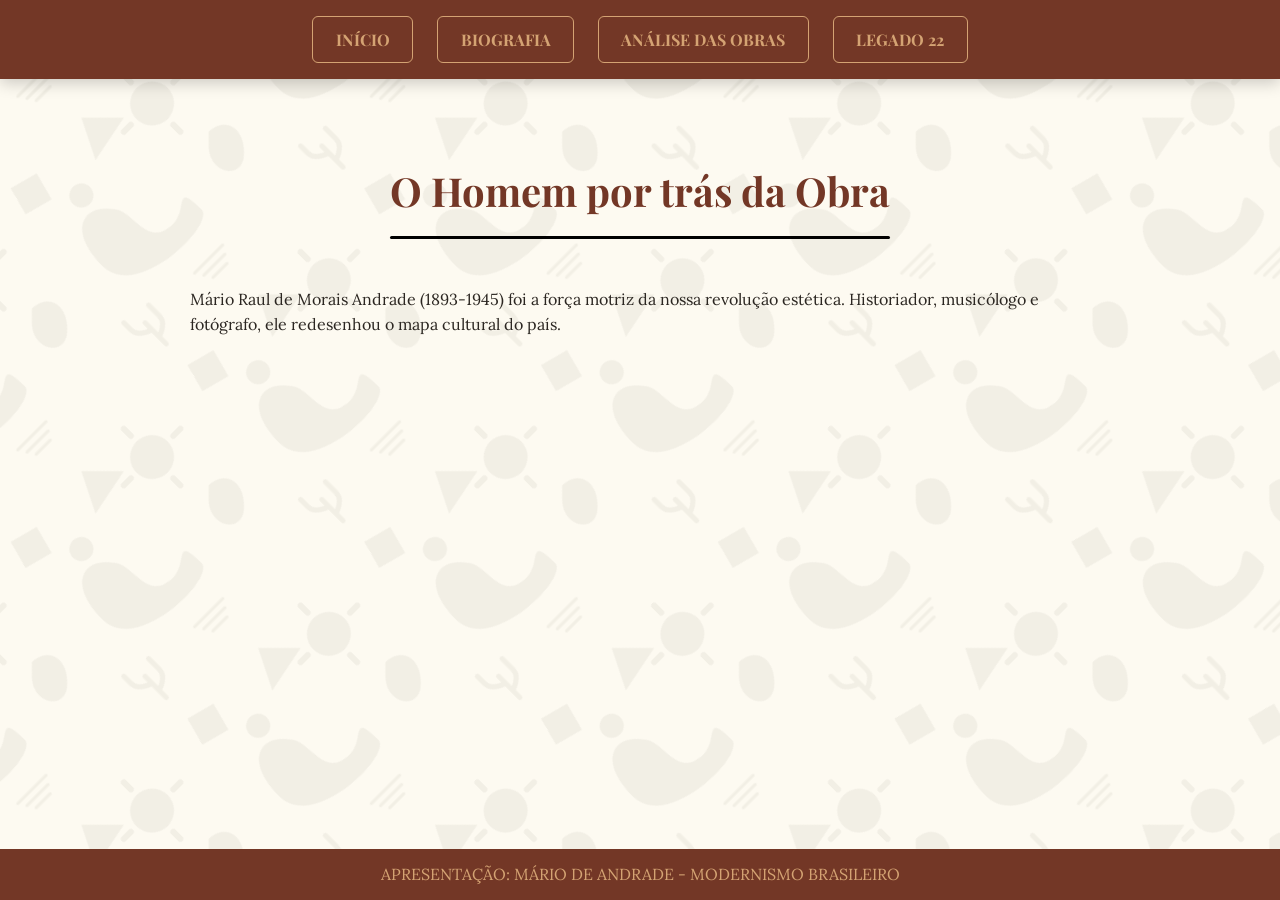
<file: 1biografia.html>
<!DOCTYPE html>
<html lang="pt-BR">
<head>
    <meta charset="UTF-8">
    <meta name="viewport" content="width=device-width, initial-scale=1.0">
    <title>Biografia - Mário de Andrade</title>
    <link rel="stylesheet" href="style.css">
    <link href="https://fonts.googleapis.com/css2?family=Playfair+Display:wght@700&family=Lora:ital,wght@0,400;0,700;1,400&display=swap" rel="stylesheet">
</head>
<body>

    <div class="diagonal-bg-pattern">
        <svg xmlns="http://www.w3.org/2000/svg" width="100%" height="100%"><rect width="100%" height="100%" fill="url(#modernistStamp)" /></svg>
    </div>

    <nav class="main-nav">
        <a href="index.html" class="nav-btn">Início</a>
        <a href="biografia.html" class="nav-btn active-nav">Biografia</a>
        <a href="obras.html" class="nav-btn">Análise das Obras</a>
        <a href="legado.html" class="nav-btn">Legado 22</a>
    </nav>

    <section class="screen active">
        <div class="container">
            <h2 class="section-title">O Homem por trás da Obra</h2>
            <div class="obra-card">
                <div class="content-grid">
                    <div class="text-block">
                        <p>Mário Raul de Morais Andrade (1893-1945) foi a força motriz da nossa revolução estética. Historiador, musicólogo e fotógrafo, ele redesenhou o mapa cultural do país.</p>
                    </div>
                </div>
            </div>
        </div>
    </section>

    <footer class="main-footer">
        <p>Apresentação: Mário de Andrade - Modernismo Brasileiro</p>
    </footer>
</body>
</html>
</file>
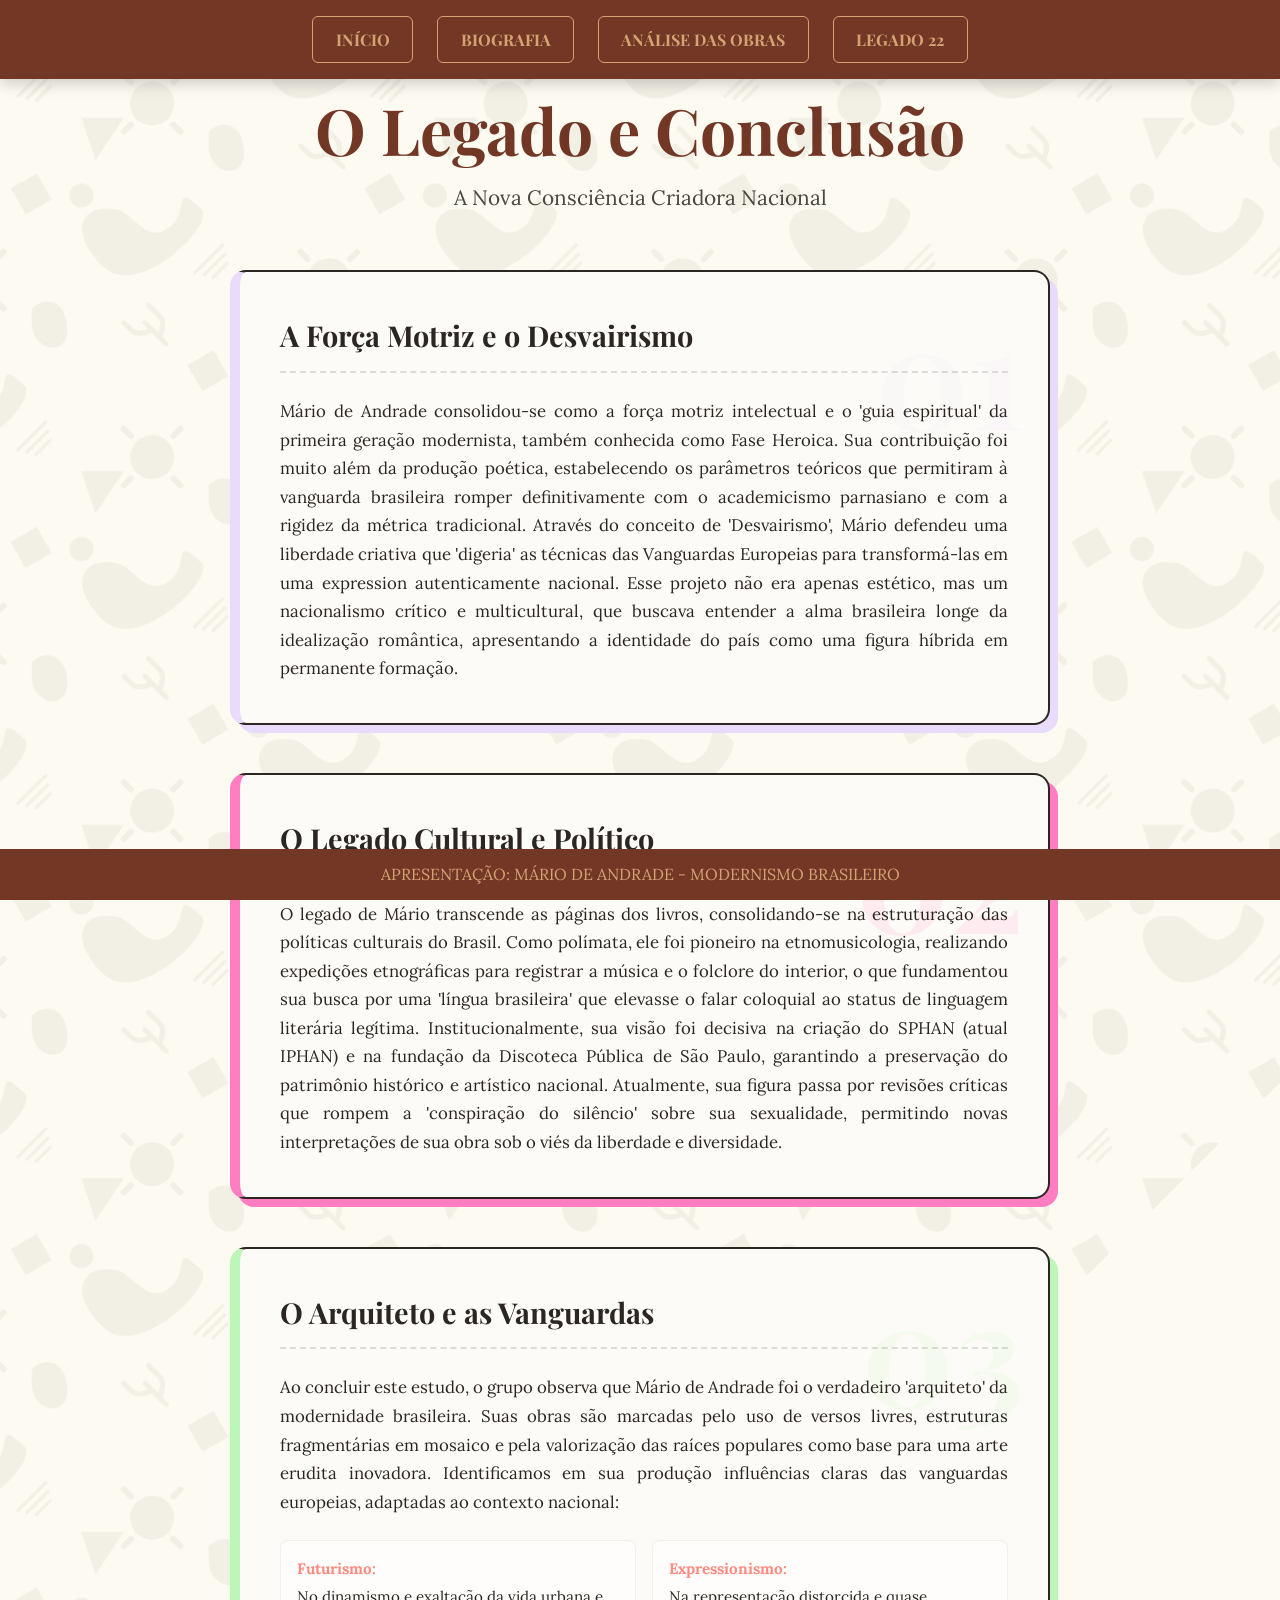
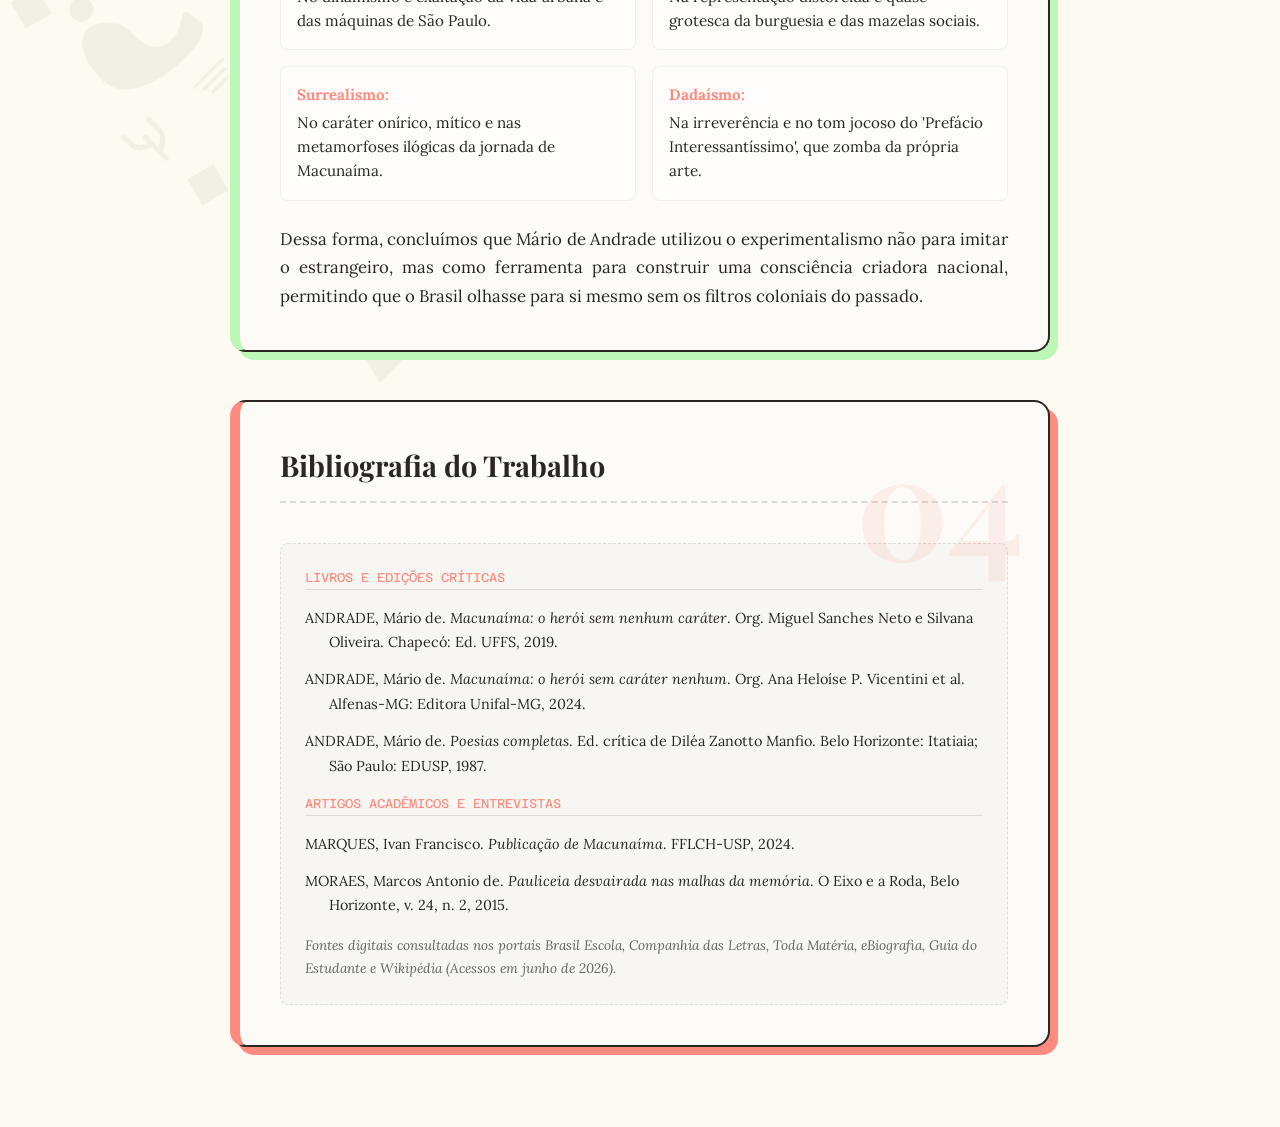
<file: legado.html>
<!DOCTYPE html>
<html lang="pt-BR">
<head>
    <meta charset="UTF-8">
    <meta name="viewport" content="width=device-width, initial-scale=1.0">
    <title>O Legado de 22 - Mário de Andrade</title>
    <link rel="stylesheet" href="style.css">
    <link href="https://fonts.googleapis.com/css2?family=Playfair+Display:ital,wght@0,700;1,400&family=Lora:ital,wght@0,400;0,700;1,400&family=Azeret+Mono:wght@300;400&display=swap" rel="stylesheet">
    
    <style>
        /* ==========================================================================
           SISTEMA DE CORES DOS LEITORES (MODERNISTA PALETTE)
           ========================================================================== */
        :root {
            --maria-clara: #e8dbfc;   /* Lilás */
            --steffany: #FF7DC0;      /* Rosa claro */
            --joao-felipe: #bdf7b7;   /* Verde claro */
            --vicenty: #ff8b80;       /* Vermelho claro */
            --ink-dark: #2b2621;
            --paper-light: #fdfbf7;
        }

        /* */
        /* Layout de Coluna Única perfeitamente centralizado para leitura linear */
        .coluna-apresentacao {
            display: flex;
            flex-direction: column;
            gap: 3rem; /* Espaçamento confortável entre um slide e outro */
            margin: 2rem auto 5rem auto;
            max-width: 820px; /* Largura ideal proporcional ao carrossel da home */
            width: 100%;
        }

        /* Base do Bloco de Card de Conclusão */
        .card-conclusao {
            background-color: var(--paper-light) !important;
            padding: 2.5rem !important;
            border: 2px solid var(--ink-dark) !important;
            border-radius: 16px !important;
            position: relative;
            overflow: hidden;
            display: flex;
            flex-direction: column;
            transition: transform 0.3s ease, box-shadow 0.3s ease !important;
        }

        /* Efeito de elevação Modernista no Hover */
        .card-conclusao:hover {
            transform: translate(-5px, -5px);
        }

        /* Números em marca d'água de fundo dos Slides */
        .numero-bg {
            position: absolute;
            right: 1.5rem;
            top: -1rem;
            font-family: 'Playfair Display', serif;
            font-size: 9rem;
            font-weight: 700;
            opacity: 0.08;
            pointer-events: none;
            user-select: none;
            z-index: 1;
        }

        /* Cabeçalhos dos cartões */
        .card-conclusao h3 {
            font-family: 'Playfair Display', serif;
            font-size: 1.8rem;
            color: var(--ink-dark);
            border-bottom: 2px dashed rgba(43, 38, 33, 0.15);
            padding-bottom: 0.8rem;
            margin-bottom: 1.5rem;
            z-index: 2;
            text-align: left;
        }

        /* Corpo de texto confortável */
        .card-conclusao p {
            font-family: 'Lora', serif;
            font-size: 1.05rem;
            line-height: 1.7;
            color: var(--ink-dark);
            z-index: 2;
            text-align: justify;
        }

        /* ==========================================================================
           SOMBRAS GEOMÉTRICAS INDIVIDUAIS DOS LEITORES
           ========================================================================== */
        .borda-maria { 
            border-left: 10px solid var(--maria-clara) !important; 
            box-shadow: 8px 8px 0px var(--maria-clara) !important; 
        }
        .borda-maria:hover { box-shadow: 12px 12px 0px var(--maria-clara) !important; }
        .borda-maria .numero-bg { color: var(--maria-clara); opacity: 0.12; }

        .borda-steffany { 
            border-left: 10px solid var(--steffany) !important; 
            box-shadow: 8px 8px 0px var(--steffany) !important; 
        }
        .borda-steffany:hover { box-shadow: 12px 12px 0px var(--steffany) !important; }
        .borda-steffany .numero-bg { color: var(--steffany); opacity: 0.12; }

        .borda-joao { 
            border-left: 10px solid var(--joao-felipe) !important; 
            box-shadow: 8px 8px 0px var(--joao-felipe) !important; 
        }
        .borda-joao:hover { box-shadow: 12px 12px 0px var(--joao-felipe) !important; }
        .borda-joao .numero-bg { color: var(--joao-felipe); opacity: 0.12; }

        .borda-vicenty { 
            border-left: 10px solid var(--vicenty) !important; 
            box-shadow: 8px 8px 0px var(--vicenty) !important; 
        }
        .borda-vicenty:hover { box-shadow: 12px 12px 0px var(--vicenty) !important; }
        .borda-vicenty .numero-bg { color: var(--vicenty); opacity: 0.12; }

        /* Lista de Vanguardas adaptada para coluna simples */
        .lista-vanguardas {
            list-style: none;
            padding: 0;
            display: grid;
            grid-template-columns: 1fr 1fr;
            gap: 1rem;
            margin: 1.5rem 0;
            z-index: 2;
        }
        .lista-vanguardas li {
            background: rgba(255, 255, 255, 0.5);
            padding: 1rem;
            border-radius: 8px;
            border: 1px solid rgba(0, 0, 0, 0.05);
            font-size: 0.95rem;
        }
        .lista-vanguardas li strong { 
            color: var(--vicenty); 
            display: block; 
            margin-bottom: 0.2rem; 
        }

        /* Estilo Arquivo de Biblioteca (Ficha Catalográfica) para Bibliografia */
        .ficha-bibliografica {
            margin-top: 1rem;
            padding: 1.5rem;
            background-color: rgba(0, 0, 0, 0.02);
            border-radius: 8px;
            border: 1px dashed rgba(0, 0, 0, 0.1);
            z-index: 2;
        }
        .secao-bibliografica-titulo {
            font-family: 'Azeret Mono', monospace;
            font-size: 0.8rem;
            text-transform: uppercase;
            color: var(--vicenty);
            margin-bottom: 1rem;
            display: block;
            border-bottom: 1px solid rgba(0, 0, 0, 0.1);
        }
        .ref-item { 
            text-indent: -1.5rem; 
            padding-left: 1.5rem; 
            margin-bottom: 0.8rem; 
            font-size: 0.9rem !important;
            text-align: left !important;
        }

        /* Responsividade */
        @media (max-width: 900px) {
            .coluna-apresentacao {
                width: 95%;
                gap: 2rem;
            }
            .lista-vanguardas {
                grid-template-columns: 1fr;
            }
        }
    </style>
</head>
<body>

    <div class="diagonal-bg-pattern">
        <svg xmlns="http://www.w3.org/2000/svg" width="100%" height="100%">
            <rect width="100%" height="100%" fill="none" />
        </svg>
    </div>

    <!-- Menu de Navegação Superior Integrado -->
    <nav class="main-nav">
        <a href="index.html" class="nav-btn">Início</a>
        <a href="biografia.html" class="nav-btn">Biografia</a>
        <a href="obras.html" class="nav-btn">Análise das Obras</a>
        <a href="legado.html" class="nav-btn active-nav">Legado 22</a>
    </nav>

    <section class="secao-obra">
        <header class="home-header" style="margin-bottom: 3.5rem;">
            <h1>O Legado e Conclusão</h1>
            <p class="tagline">A Nova Consciência Criadora Nacional</p>
        </header>

        <div class="container">
            <!-- -->
            <div class="coluna-apresentacao">
                
                <!-- Slide 01: Maria Clara (Terracota) -->
                <div class="card-conclusao borda-maria">
                    <span class="numero-bg">01</span>
                    <h3>A Força Motriz e o Desvairismo</h3>
                    <p>Mário de Andrade consolidou-se como a força motriz intelectual e o 'guia espiritual' da primeira geração modernista, também conhecida como Fase Heroica. Sua contribuição foi muito além da produção poética, estabelecendo os parâmetros teóricos que permitiram à vanguarda brasileira romper definitivamente com o academicismo parnasiano e com a rigidez da métrica tradicional. Através do conceito de 'Desvairismo', Mário defendeu uma liberdade criativa que 'digeria' as técnicas das Vanguardas Europeias para transformá-las em uma expression autenticamente nacional. Esse projeto não era apenas estético, mas um nacionalismo crítico e multicultural, que buscava entender a alma brasileira longe da idealização romântica, apresentando a identidade do país como uma figura híbrida em permanente formação.</p>
                </div>

                <!-- Slide 02: Steffany (Verde) -->
                <div class="card-conclusao borda-steffany">
                    <span class="numero-bg">02</span>
                    <h3>O Legado Cultural e Político</h3>
                    <p>O legado de Mário transcende as páginas dos livros, consolidando-se na estruturação das políticas culturais do Brasil. Como polímata, ele foi pioneiro na etnomusicologia, realizando expedições etnográficas para registrar a música e o folclore do interior, o que fundamentou sua busca por uma 'língua brasileira' que elevasse o falar coloquial ao status de linguagem literária legítima. Institucionalmente, sua visão foi decisiva na criação do SPHAN (atual IPHAN) e na fundação da Discoteca Pública de São Paulo, garantindo a preservação do patrimônio histórico e artístico nacional. Atualmente, sua figura passa por revisões críticas que rompem a 'conspiração do silêncio' sobre sua sexualidade, permitindo novas interpretações de sua obra sob o viés da liberdade e diversidade.</p>
                </div>

                <!-- Slide 03: João Felipe (Ocre) -->
                <div class="card-conclusao borda-joao">
                    <span class="numero-bg">03</span>
                    <h3>O Arquiteto e as Vanguardas</h3>
                    <p>Ao concluir este estudo, o grupo observa que Mário de Andrade foi o verdadeiro 'arquiteto' da modernidade brasileira. Suas obras são marcadas pelo uso de versos livres, estruturas fragmentárias em mosaico e pela valorização das raíces populares como base para uma arte erudita inovadora. Identificamos em sua produção influências claras das vanguardas europeias, adaptadas ao contexto nacional:</p>
                    
                    <ul class="lista-vanguardas">
                        <li><strong>Futurismo:</strong> No dinamismo e exaltação da vida urbana e das máquinas de São Paulo.</li>
                        <li><strong>Expressionismo:</strong> Na representação distorcida e quase grotesca da burguesia e das mazelas sociais.</li>
                        <li><strong>Surrealismo:</strong> No caráter onírico, mítico e nas metamorfoses ilógicas da jornada de Macunaíma.</li>
                        <li><strong>Dadaísmo:</strong> Na irreverência e no tom jocoso do 'Prefácio Interessantíssimo', que zomba da própria arte.</li>
                    </ul>
                    
                    <p>Dessa forma, concluímos que Mário de Andrade utilizou o experimentalismo não para imitar o estrangeiro, mas como ferramenta para construir uma consciência criadora nacional, permitindo que o Brasil olhasse para si mesmo sem os filtros coloniais do passado.</p>
                </div>
                
                <!-- Slide 04: Vicenty (Bordô) -->
                <div class="card-conclusao borda-vicenty">
                    <span class="numero-bg">04</span>
                    <h3>Bibliografia do Trabalho</h3>
                    
                    <div class="ficha-bibliografica">
                        <span class="secao-bibliografica-titulo">Livros e Edições Críticas</span>
                        <p class="ref-item">ANDRADE, Mário de. <em>Macunaíma: o herói sem nenhum caráter</em>. Org. Miguel Sanches Neto e Silvana Oliveira. Chapecó: Ed. UFFS, 2019.</p>
                        <p class="ref-item">ANDRADE, Mário de. <em>Macunaíma: o herói sem caráter nenhum</em>. Org. Ana Heloíse P. Vicentini et al. Alfenas-MG: Editora Unifal-MG, 2024.</p>
                        <p class="ref-item">ANDRADE, Mário de. <em>Poesias completas</em>. Ed. crítica de Diléa Zanotto Manfio. Belo Horizonte: Itatiaia; São Paulo: EDUSP, 1987.</p>
                        
                        <span class="secao-bibliografica-titulo" style="margin-top:1rem;">Artigos Acadêmicos e Entrevistas</span>
                        <p class="ref-item">MARQUES, Ivan Francisco. <em>Publicação de Macunaíma</em>. FFLCH-USP, 2024.</p>
                        <p class="ref-item">MORAES, Marcos Antonio de. <em>Pauliceia desvairada nas malhas da memória</em>. O Eixo e a Roda, Belo Horizonte, v. 24, n. 2, 2015.</p>
                        <p style="font-style: italic; opacity: 0.7; font-size: 0.85rem; margin-top: 1rem; text-align: left;">Fontes digitais consultadas nos portais Brasil Escola, Companhia das Letras, Toda Matéria, eBiografia, Guia do Estudante e Wikipédia (Acessos em junho de 2026).</p>
                    </div>
                </div>

            </div>
        </div>
    </section>

    <footer class="main-footer">
        <p>Apresentação: Mário de Andrade - Modernismo Brasileiro</p>
    </footer>

</body>
</html>
</file>
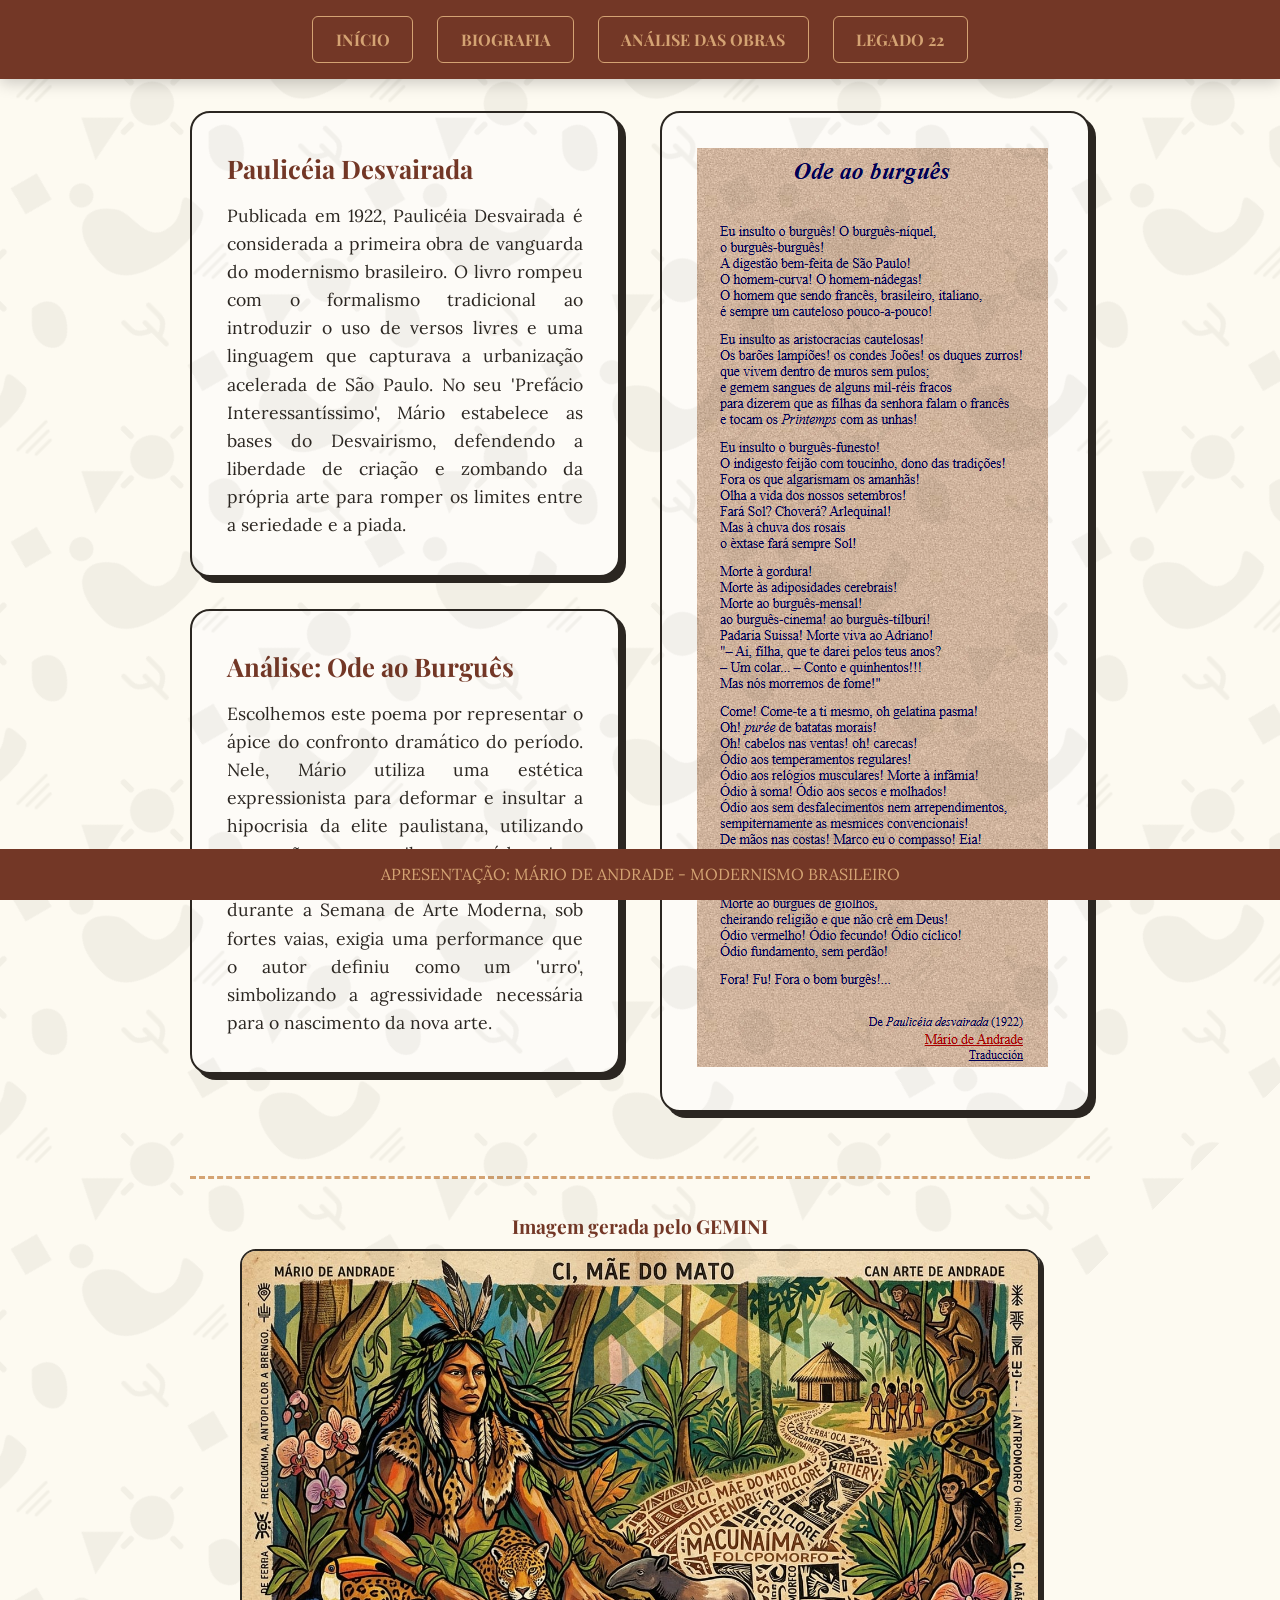
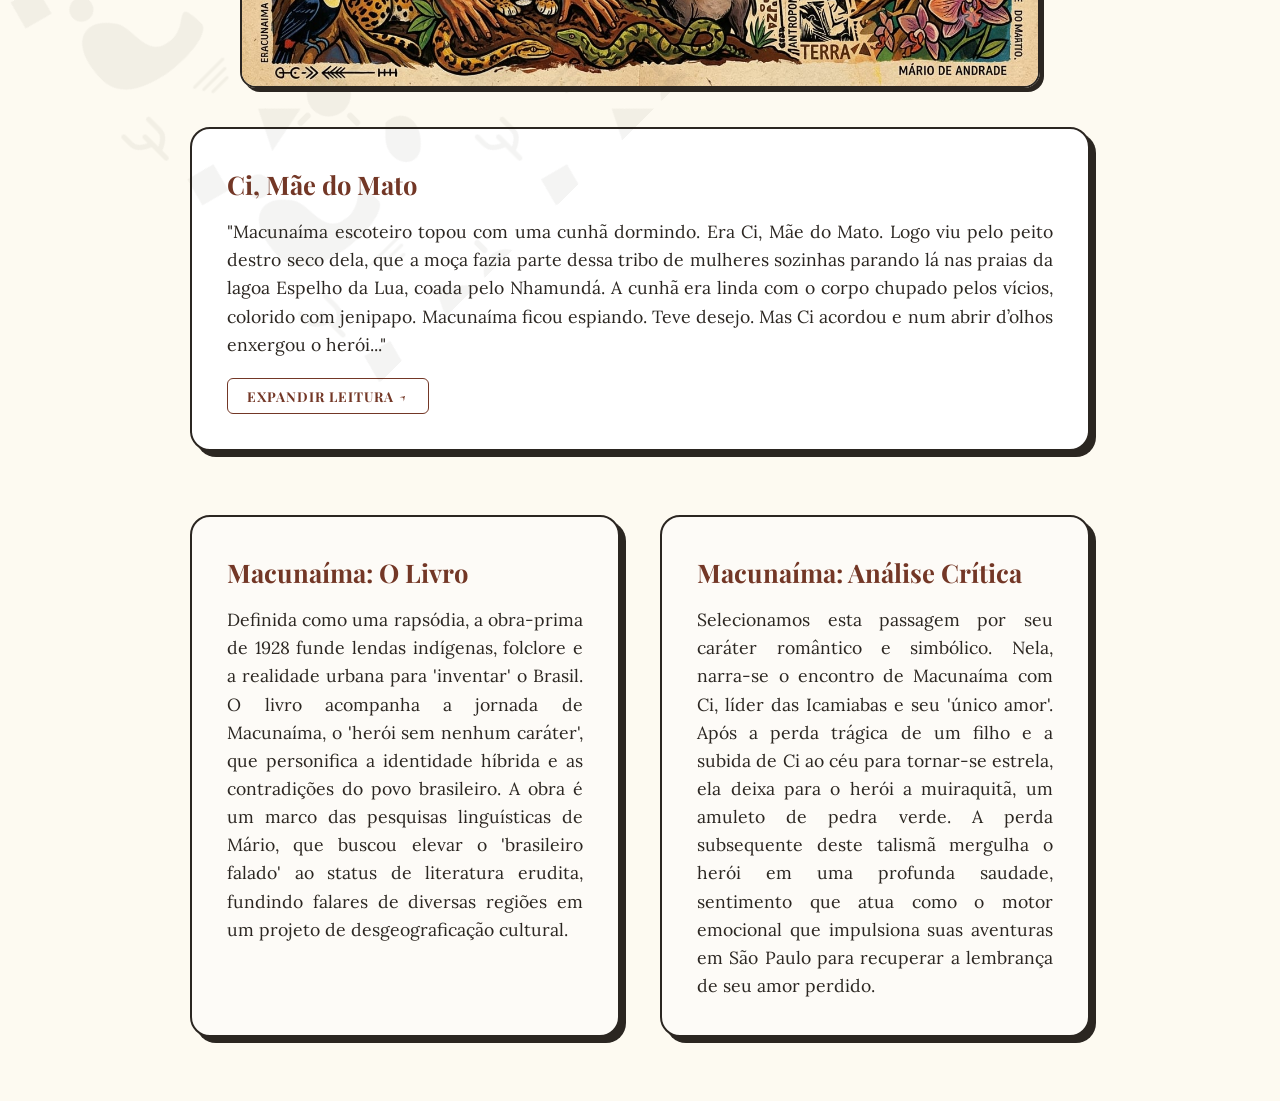
<file: obras.html>
<!DOCTYPE html>
<html lang="pt-BR">
<head>
    <meta charset="UTF-8">
    <meta name="viewport" content="width=device-width, initial-scale=1.0">
    <title>Obras - Mário de Andrade</title>
    <link rel="stylesheet" href="style.css">
    <link href="https://fonts.googleapis.com/css2?family=Playfair+Display:wght@700&family=Lora:ital,wght@0,400;0,700;1,400&display=swap" rel="stylesheet">
    
    <style>
        /* Layout do divisor integrado com texto e fundo branco */
        .container-imagens-geradas {
            display: flex;
            align-items: stretch;
            gap: 2rem;
            max-width: 900px;
            margin: 2rem auto;
        }

        .bloco-imagem-gerada {
            flex: 1;
            min-width: 320px;
        }

        .bloco-texto-gerado {
            flex: 1.2;
            min-width: 320px;
            display: flex;
            flex-direction: column;
        }
        
        /* Estilo do botão de expansão do texto */
        .btn-expandir-texto {
            align-self: flex-start;
            margin-top: auto;
            border: 1px solid #733726;
            color: #733726;
            background: none;
            border-radius: 6px;
            padding: 0.5rem 1.2rem;
            cursor: pointer;
            transition: all 0.3s;
            font-family: 'Playfair Display', serif;
            font-weight: bold;
            text-transform: uppercase;
            font-size: 0.85rem;
            letter-spacing: 1px;
        }

        .btn-expandir-texto:hover {
            background-color: #733726;
            color: #ffffff;
        }

        /* Customização para o modal de leitura */
        .modal-leitura-container {
            background-color: #ffffff !important;
            padding: 3rem;
            max-width: 680px;
            width: 100%;
            border-radius: 20px;
            border: 3px solid #2b2621;
            box-shadow: 10px 10px 0px #733726;
            max-height: 85vh;
            overflow-y: auto;
            position: relative;
            animation: modalZoom 0.3s cubic-bezier(0.34, 1.56, 0.64, 1);
        }

        @keyframes modalAppear {
            from { transform: scale(0.95); opacity: 0; }
            to { transform: scale(1); opacity: 1; }
        }

        @media (max-width: 768px) {
            .content-grid {
                grid-template-columns: 1fr !important;
                gap: 1.5rem !important;
            }
            .obra-imagem-gigante img {
                max-height: 280px !important;
            }
            .modal-leitura-container {
                padding: 2rem 1.5rem;
            }
        }
    </style>
</head>
<body>

    <!-- Padrão Geométrico de Fundo gerado via CSS -->
    <div class="diagonal-bg-pattern"></div>

    <!-- Menu de Navegação Superior Integrado -->
    <nav class="main-nav">
        <a href="index.html" class="nav-btn">Início</a>
        <a href="biografia.html" class="nav-btn">Biografia</a>
        <a href="obras.html" class="nav-btn active-nav">Análise das Obras</a>
        <a href="legado.html" class="nav-btn">Legado 22</a>
    </nav>

    <section class="secao-obra">
        <div class="container-obra-flex">
            
            <div class="coluna-esquerda-cards">
                <div class="card-analise-bloco">
                    <h3>Paulicéia Desvairada</h3>
                    <p>Publicada em 1922, Paulicéia Desvairada é considerada a primeira obra de vanguarda do modernismo brasileiro. O livro rompeu com o formalismo tradicional ao introduzir o uso de versos livres e uma linguagem que capturava a urbanização acelerada de São Paulo. No seu 'Prefácio Interessantíssimo', Mário estabelece as bases do Desvairismo, defendendo a liberdade de criação e zombando da própria arte para romper os limites entre a seriedade e a piada.</p>
                </div>
                
                <div class="card-analise-bloco">
                    <h3>Análise: Ode ao Burguês</h3>
                    <p>Escolhemos este poema por representar o ápice do confronto dramático do período. Nele, Mário utiliza uma estética expressionista para deformar e insultar a hipocrisia da elite paulistana, utilizando expressões como 'homem-nádegas' e 'morte à gordura'. A leitura deste texto durante a Semana de Arte Moderna, sob fortes vaias, exigia uma performance que o autor definiu como um 'urro', simbolizando a agressividade necessária para o nascimento da nova arte.</p>
                </div>
            </div>

            <div class="coluna-direita-poema">
                <div class="card-analise-bloco">
                    <a href="http://www.horizonte.unam.mx/brasil/mario4.html" target="_blank" style="text-decoration: none;">
                        <img src="ode.png" alt="Ode ao Burguês - Mário de Andrade" class="imagem-full-card">
                    </a>
                </div>
            </div>
        </div>
    </section>

    <div class="divisor-obras">
        <hr class="linha-pontilhada-separadora">
        <div class="container-imagens-geradas" style="justify-content: center;">
            <div class="bloco-imagem-gerada" style="max-width: 800px; margin: 0 auto;">
                <p class="legenda-imagem">Imagem gerada pelo GEMINI</p>
                <img src="ci,mae do mato.jpeg" alt="Ci, mãe do mato" class="img-modernista-gerada">
            </div>
        </div>

        <div class="bloco-texto-gerado">
            <div class="card-analise-bloco" style="background-color: #ffffff !important; box-shadow: 6px 6px 0px #2b2621 !important; border: 2px solid #2b2621 !important; text-align: left; height: 100%; display: flex; flex-direction: column; justify-content: space-between; padding: 2.2rem !important;">
                <div>
                    <h3 style="color: #733726 !important; font-family: 'Playfair Display', serif; font-size: 1.6rem; margin-bottom: 0.8rem;">Ci, Mãe do Mato</h3>
                    <p style="font-family: 'Lora', serif; color: #2b2621; font-size: 1.05rem; line-height: 1.6; text-align: justify; display: -webkit-box; -webkit-line-clamp: 5; -webkit-box-orient: vertical; overflow: hidden; margin-bottom: 1.2rem;">
                        "Macunaíma escoteiro topou com uma cunhã dormindo. Era Ci, Mãe do Mato. Logo viu pelo peito destro seco dela, que a moça fazia parte dessa tribo de mulheres sozinhas parando lá nas praias da lagoa Espelho da Lua, coada pelo Nhamundá. A cunhã era linda com o corpo chupado pelos vícios, colorido com jenipapo. Macunaíma ficou espiando. Teve desejo. Mas Ci acordou e num abrir d’olhos enxergou o herói..."
                    </p>
                </div>
                <button class="btn-expandir-texto" onclick="openTextReadModal()">Expandir Leitura ↗</button>
            </div>
        </div>
    </div>

    <section class="secao-obra">
        <div class="container-macunaima-grid">
            <div class="card-analise-bloco">
                <h3>Macunaíma: O Livro</h3>
                <p>Definida como uma rapsódia, a obra-prima de 1928 funde lendas indígenas, folclore e a realidade urbana para 'inventar' o Brasil. O livro acompanha a jornada de Macunaíma, o 'herói sem nenhum caráter', que personifica a identidade híbrida e as contradições do povo brasileiro. A obra é um marco das pesquisas linguísticas de Mário, que buscou elevar o 'brasileiro falado' ao status de literatura erudita, fundindo falares de diversas regiões em um projeto de desgeograficação cultural.</p>
            </div>
            
            <div class="card-analise-bloco">
                <h3>Macunaíma: Análise Crítica</h3>
                <p>Selecionamos esta passagem por seu caráter romântico e simbólico. Nela, narra-se o encontro de Macunaíma com Ci, líder das Icamiabas e seu 'único amor'. Após a perda trágica de um filho e a subida de Ci ao céu para tornar-se estrela, ela deixa para o herói a muiraquitã, um amuleto de pedra verde. A perda subsequente deste talismã mergulha o herói em uma profunda saudade, sentimento que atua como o motor emocional que impulsiona suas aventuras em São Paulo para recuperar a lembrança de seu amor perdido.</p>
            </div>
        </div>
    </section>

    <div id="textReadModal" class="modal" onclick="closeTextReadModal(event)">
        <span class="close-modal" onclick="closeTextReadModal(event)">FECHAR ✕</span>
        <div class="modal-leitura-container" onclick="event.stopPropagation()">
            <h3 style="font-family: 'Playfair Display', serif; color: #733726; font-size: 2rem; margin-bottom: 1.5rem; border-bottom: 2px dashed rgba(43, 38, 33, 0.15); padding-bottom: 0.5rem; text-align: left;">Ci, Mãe do Mato</h3>
            <div style="font-family: 'Lora', serif; font-size: 1.15rem; line-height: 1.8; color: #2b2621; text-align: justify;">
                <p style="margin-bottom: 1.2rem;">"Macunaíma escoteiro topou com uma cunhã dormindo. Era Ci, Mãe do Mato. Logo viu pelo peito destro seco dela, que a moça fazia parte dessa tribo de mulheres sozinhas parando lá nas praias da lagoa Espelho da Lua, coada pelo Nhamundá. A cunhã era linda com o corpo chupado pelos vícios, colorido com jenipapo. Macunaíma ficou espiando. Teve desejo."</p>
                <p style="margin-bottom: 1.2rem;">"Mas Ci acordou e num abrir d’olhos enxergou o herói. Deu um grito de guerra, bateu na boca e pulou em cima de Macunaíma. Mas que braço! Era a Mãe do Mato. Macunaíma lutou capoeira, rasteira, negaça, canutilho, mas Ci era mais forte. Derrubou o herói, amarrou ele bem amarrado com cipó-titica e já ia dar o sumiço no infeliz quando Maanape e Jiguê chegaram pra acudir o mano."</p>
                <p style="margin-bottom: 1.2rem;">"Bateram os dois na cunhã. Maanape segurava a cabeça e Jiguê batia. Bateram de porrete, de canela de ema, de sapopema, de pau-santo, de canela-preta, bateram. Ci caiu desmaiada. Macunaíma desamarrou os cipós e pulou na cunhã. Brincaram."</p>
                <p>"Vieram então muitas jandaias, muitas araras vermelhas tuins coricas periquitos, muitos papagaios saudar Macunaíma, o novo Imperador do Mato-Virgem."</p>
            </div>
        </div>
    </div>

    <script>
        // Função para abrir o modal de leitura do texto
        function openTextReadModal() {
            const modal = document.getElementById('textReadModal');
            modal.classList.add('active');
        }

        // Função para fechar o modal de leitura do texto
        function closeTextReadModal(event) {
            const modal = document.getElementById('textReadModal');
            modal.classList.remove('active');
        }

        // Suporte para fechar ambos os modais com a tecla Escape
        document.addEventListener('keydown', function(event) {
            if (event.key === 'Escape') {
                closeImageZoom();
                closeTextReadModal();
            }
        });
    </script>
            
    <footer class="main-footer">
        <p>Apresentação: Mário de Andrade - Modernismo Brasileiro</p>
    </footer>
</body>
</html>
</file>
<file: style.css>
:root {
    --parchment: #fdfaf1; 
    --ink: #2b2621;      
    --burgundy: #733726;  
    --accent: #d4a373;    
    --modal-bg: rgba(12, 10, 9, 0.95);
    --vicenty: #ff8b80;      /* Vermelho claro */
    --steffany: #FF7DC0;     /* Rosa claro */
    --maria-clara: #e8dbfc;  /* Lilás */
    --joao-felipe: #bdf7b7;  /* Verde claro */
}

* {
    margin: 0;
    padding: 0;
    box-sizing: border-box;
}

body {
    background-color: var(--parchment);
    color: var(--ink);
    font-family: 'Lora', serif;
    line-height: 1.6;
    position: relative;
    min-height: 100vh;
}

.diagonal-bg-pattern {
    position: fixed;
    top: -50%;
    left: -50%;
    width: 200%;
    height: 200%;
    transform: rotate(-45deg);
    opacity: 0.05;
    pointer-events: none;
    z-index: 0;
    background-image: url("data:image/svg+xml,%3Csvg xmlns='http://www.w3.org/2000/svg' width='100%25' height='100%25'%3E%3Cdefs%3E%3Cpattern id='modernistStamp' width='250' height='250' patternUnits='userSpaceOnUse'%3E%3Cpath d='M30,140 C30,90 60,80 80,110 C90,125 75,160 110,160 C130,160 140,130 140,170 C140,190 30,190 30,140 Z' fill='%232b2621' /%3E%3Ccircle cx='65' cy='75' r='12' fill='%232b2621' /%3E%3Ccircle cx='180' cy='60' r='22' fill='%232b2621' /%3E%3Cpath d='M180,20 L180,30 M180,90 L180,100 M140,60 L150,60 M210,60 L220,60' stroke='%232b2621' stroke-width='6' stroke-linecap='round' /%3E%3Crect x='20' y='20' width='30' height='30' fill='%232b2621' transform='rotate(15 20 20)' /%3E%3Cpolygon points='120,20 150,50 100,60' fill='%232b2621' /%3E%3Cpath d='M200,120 C220,120 230,140 210,160 C190,180 170,150 190,130 Z' fill='%232b2621' /%3E%3Cpath d='M20,210 L20,240 M20,220 Q5,215 5,205 L5,195 M20,230 Q35,225 35,215 L35,200' stroke='%232b2621' stroke-width='5' stroke-linecap='round' fill='none' /%3E%3Cpath d='M90,210 L130,210 M95,218 L125,218 M100,226 L120,226' stroke='%232b2621' stroke-width='3' stroke-linecap='round' /%3E%3C/pattern%3E%3C/defs%3E%3Crect width='100%25' height='100%25' fill='url(%23modernistStamp)' /%3E%3C/svg%3E");
}

.main-nav {
    background-color: var(--burgundy);
    padding: 1rem;
    display: flex;
    justify-content: center;
    gap: 1.5rem;
    position: sticky;
    top: 0;
    z-index: 1000;
    box-shadow: 0 4px 15px rgba(0,0,0,0.2);
}

.nav-btn {
    display: inline-block;
    text-decoration: none;
    background: none;
    border: 1px solid var(--accent);
    color: var(--accent);
    padding: 0.6rem 1.4rem;
    cursor: pointer;
    font-family: 'Playfair Display', serif;
    text-transform: uppercase;
    font-weight: bold;
    transition: all 0.3s ease;
    border-radius: 6px;
}

.nav-btn:hover {
    background-color: var(--accent);
    color: var(--ink);
}

.screen {
    display: none;
    min-height: 90vh;
    padding: 4rem 2rem;
    position: relative;
    z-index: 2;
}

.screen.active {
    display: block;
}

.home-header {
    text-align: center;
    margin-bottom: 3rem;
}

.home-header h1 {
    font-family: 'Playfair Display', serif;
    font-size: 4rem;
    color: var(--burgundy);
}

.home-header .tagline {
    font-size: 1.3rem;
    color: var(--ink);
    opacity: 0.85;
}

.container { 
    max-width: 900px; 
    margin: 0 auto; 
}

.main-footer { 
    background-color: var(--burgundy); 
    color: var(--accent); 
    text-align: center; 
    text-transform: uppercase;
    padding: 0.8rem; 
    position: fixed;
    bottom: 0;
    left: 0;
    width: 100%;
    z-index: 2000; 
}

/* ==========================================================================
   ESTILOS DO SLIDER MODERNISTA DE COMPONENTES (CARD PRINCIPAL)
   ========================================================================== */
.slider-container {
    position: relative;
    width: 100%;
    max-width: 820px;
    background-color: #d1cbb7; 
    border: 3px solid var(--ink);
    border-radius: 50px;
    padding: 70px 40px 40px 40px;
    box-sizing: border-box;
    margin: 0 auto 5rem auto;
    box-shadow: 0 20px 40px rgba(0,0,0,0.15);
}

/* Base Comum dos Elementos Decorativos Estilo Recortes */
.card-deco {
    position: absolute;
    pointer-events: none; 
    z-index: 1; 
    box-shadow: 2px 3px 6px rgba(0,0,0,0.12);
    border: 1px solid rgba(0,0,0,0.08);
}

/* Recorte de Papel Pardo Superior Esquerdo */
.papel-pardo {
    top: -16px;
    left: 45px;
    width: 55px;
    height: 75px;
    background-color: #bfa07d;
    transform: rotate(-12deg);
    border-radius: 2px;
}

/* Recorte de Papel Verde Inferior Direito */
.papel-verde {
    bottom: -16px;
    right: 65px;
    width: 80px;
    height: 55px;
    background-color: #8da572;
    transform: rotate(8deg);
    border-radius: 3px;
}

/* Fita Azul Serrilhada Inferior Esquerda */
.fita-azul {
    bottom: -18px;
    left: 55px;
    width: 145px;
    height: 28px;
    background-color: #3c5aa7;
    transform: rotate(-3deg);
    box-shadow: 2px 4px 5px rgba(0,0,0,0.15);
    clip-path: polygon(0 20%, 10% 0, 20% 20%, 30% 0, 40% 20%, 50% 0, 60% 20%, 70% 0, 80% 20%, 90% 0, 100% 20%, 100% 80%, 90% 100%, 80% 80%, 70% 100%, 60% 80%, 50% 100%, 40% 80%, 30% 100%, 20% 80%, 10% 100%, 0 80%);
}

/* Barra de Progresso Superior */
.progress-bar-container {
    position: absolute;
    top: 32px;
    left: 15%;
    width: 70%;
    height: 12px;
    background-color: #5c8d93; 
    border-radius: 10px;
    overflow: hidden;
    z-index: 2;
}

.progress-bar {
    height: 100%;
    width: 25%; 
    background-color: #ffffff;
    border-radius: 10px;
    transition: transform 0.4s cubic-bezier(0.25, 1, 0.5, 1);
    transform-origin: left;
}

/* Janela de Máscara */
.slider-wrapper {
    overflow: hidden;
    width: 100%;
    background: #fdfbf7; 
    border-radius: 8px;
    border: 1px solid rgba(0,0,0,0.05);
    position: relative;
    z-index: 2; 
}

/* Linha contínua flexível */
.slider-track {
    display: flex;
    transition: transform 0.4s cubic-bezier(0.25, 1, 0.5, 1);
    width: 100%;
}

/* Caixas dos componentes */
.slide-card {
    min-width: 100%;
    box-sizing: border-box;
    padding: 45px 50px;
    text-align: center;
    font-family: 'Lora', serif;
    font-size: 1.2rem;
    line-height: 1.7;
    color: var(--ink);
}

/* Botões de Direção Laterais (Setas) */
.nav-card-btn {
    position: absolute;
    top: 55%;
    transform: translateY(-50%);
    background-color: var(--accent);
    border: 2px solid var(--ink);
    border-radius: 6px;
    width: 42px;
    height: 52px;
    cursor: pointer;
    font-size: 1.3rem;
    color: var(--ink);
    display: flex;
    align-items: center;
    justify-content: center;
    transition: background 0.2s, transform 0.1s;
    z-index: 10;
}

.nav-card-btn:hover { background-color: #c59363; }
.nav-card-btn:active { transform: translateY(-50%) scale(0.95); }

.card-prev { left: -16px; }
.card-next { right: -16px; }

/* ==========================================================================
   ESTILOS DO NOVO CARD DE ZOOM EXCLUSIVO (MODAL EM TELA CHEIA)
   ========================================================================== */
.modal {
    display: none;
    position: fixed;
    top: 0; left: 0; width: 100%; height: 100%;
    background-color: var(--modal-bg);
    z-index: 9999;
    justify-content: center;
    align-items: center;
    padding: 2rem;
}

.modal.active { display: flex; }

/* Estrutura do Card interno do Modal (Mesmo fundo Caqui/Bege) */
.modal-card-container {
    position: relative;
    width: 100%;
    max-width: 900px;
    min-height: 380px;
    background-color: #d1cbb7; 
    border: 3px solid var(--ink);
    border-radius: 50px;
    padding: 80px 50px 50px 50px;
    box-sizing: border-box;
    box-shadow: 0 30px 60px rgba(0,0,0,0.4);
    animation: zoomAparecer 0.3s cubic-bezier(0.34, 1.56, 0.64, 1);
}

@keyframes zoomAparecer {
    from { transform: scale(0.94); opacity: 0; }
    to { transform: scale(1); opacity: 1; }
}

/* ORNAMENTOS EXCLUSIVOS DO MODAL (INVERTIDOS DO DESIGN ORIGINAL) */
.modal-papel-pardo {
    top: -18px;
    right: 55px; /* Invertido para a direita */
    left: auto;
    width: 58px;
    height: 78px;
    transform: rotate(14deg);
}

.modal-papel-verde {
    bottom: -18px;
    left: 75px; /* Invertido para a esquerda */
    right: auto;
    width: 82px;
    height: 58px;
    transform: rotate(-10deg);
}

.modal-fita-azul {
    bottom: -16px;
    right: 70px; /* Invertido para a direita */
    left: auto;
    width: 150px;
    height: 28px;
    background-color: #3c5aa7;
    transform: rotate(4deg);
    box-shadow: 2px 4px 5px rgba(0,0,0,0.15);
    clip-path: polygon(0 20%, 10% 0, 20% 20%, 30% 0, 40% 20%, 50% 0, 60% 20%, 70% 0, 80% 20%, 90% 0, 100% 20%, 100% 80%, 90% 100%, 80% 80%, 70% 100%, 60% 80%, 50% 100%, 40% 80%, 30% 100%, 20% 80%, 10% 100%, 0 80%);
}

.modal-progress-bar-container {
    top: 35px;
}

/* Bloco de Papel Interno de Leitura */
.modal-content {
    position: relative;
    max-width: 100%;
    background: #fdfbf7;
    border-radius: 8px;
    border: 1px solid rgba(0,0,0,0.05);
    padding: 50px 45px;
    text-align: center;
    box-shadow: inset 0 2px 8px rgba(0,0,0,0.05);
    overflow: hidden;
}

/* Texto ampliado do modal */
.modal-caption-text {
    font-family: 'Lora', serif;
    font-size: 1.7rem;
    line-height: 1.7;
    color: var(--ink);
}

/* Botões de navegação e fechar do Modal */
.modal-arrow {
    background-color: var(--accent);
    border: 2px solid var(--ink);
    color: var(--ink);
    font-size: 1.3rem;
    width: 42px;
    height: 52px;
    border-radius: 6px;
    cursor: pointer;
    display: flex;
    align-items: center;
    justify-content: center;
    position: absolute;
    top: 55%;
    transform: translateY(-50%);
    z-index: 2015;
    transition: background 0.2s, transform 0.1s;
}

.modal-arrow:hover { background-color: #c59363; }
.modal-arrow:active { transform: translateY(-50%) scale(0.95); }

.prev-modal { left: -16px; }
.next-modal { right: -16px; }

.close-modal {
    position: absolute;
    top: -45px;
    right: 5px;
    color: #fdfaf1;
    font-size: 1.25rem;
    cursor: pointer;
    text-transform: uppercase;
    font-family: 'Playfair Display', serif;
    letter-spacing: 1px;
    z-index: 10000;
    transition: color 0.2s;
}
.close-modal:hover { color: var(--accent); }

/* ==========================================================================
   CONFIGURAÇÃO RESPONSIVA - ADAPTAÇÃO PARA COMPUTADORES PEQUENOS E CELULARES
   ========================================================================== */
@media (max-width: 768px) {
    .home-header h1 { font-size: 2.4rem; }
    .home-header .tagline { font-size: 1.1rem; }
    
    .slider-container { 
        padding: 55px 15px 25px 15px; 
        border-radius: 30px; 
        width: 90%; 
        margin-bottom: 4rem;
    }
    
    .slide-card { 
        padding: 30px 15px; 
        font-size: 1.05rem; 
    }
    
    .nav-card-btn {
        width: 36px;
        height: 44px;
        font-size: 1.1rem;
    }
    .card-prev { left: -10px; }
    .card-next { right: -10px; }
    
    .progress-bar-container { 
        width: 60%; 
        left: 20%; 
        top: 24px;
    }

    .papel-pardo {
        width: 36px;
        height: 52px;
        left: 20px;
        top: -12px;
    }

    .papel-verde {
        width: 55px;
        height: 38px;
        right: 30px;
        bottom: -12px;
    }

    .fita-azul {
        width: 95px;
        height: 18px;
        left: 20px;
        bottom: -10px;
    }
    
    /* Adaptação Responsiva do Card de Zoom no Mobile */
    .modal { padding: 1rem; }
    
    .modal-card-container {
        padding: 60px 15px 25px 15px;
        border-radius: 32px;
        min-height: auto;
        width: 95%;
    }
    
    .modal-content { padding: 30px 15px; }
    
    .modal-caption-text {
        font-size: 1.25rem !important;
        line-height: 1.6 !important;
    }
    
    .modal-papel-pardo { right: 20px; top: -12px; width: 36px; height: 50px; }
    .modal-papel-verde { left: 30px; bottom: -10px; width: 54px; height: 36px; }
    .modal-fita-azul { right: 20px; bottom: -10px; width: 100px; height: 18px; }
    
    .modal-arrow { width: 36px; height: 44px; font-size: 1.1rem; }
    .prev-modal { left: -10px; }
    .next-modal { right: -10px; }
    .close-modal { top: -35px; right: 5px; font-size: 1.1rem; }
}

/* ==========================================================================
   ESTILOS EXCLUSIVOS DA BIOGRAFIA (MANTIDOS E PRESERVADOS)
   ========================================================================== */
.grid-gatilhos {
    display: grid !important;
    grid-template-columns: 1fr 1fr !important;
    gap: 2.5rem !important;
    margin-top: 2rem !important;
    margin-bottom: 4rem !important;
}

.card-gatilho {
    background-color: #fdfbf7 !important;
    border: 2px solid #2b2621 !important;
    border-radius: 20px !important;
    padding: 2.2rem !important;
    cursor: pointer !important;
    position: relative !important;
    box-shadow: 6px 6px 0px #2b2621 !important;
    display: flex !important;
    flex-direction: column !important;
    justify-content: space-between !important;
    transition: transform 0.2s ease, box-shadow 0.2s ease, border-color 0.2s ease !important;
}

.card-gatilho:hover {
    transform: translate(-3px, -3px) !important;
    box-shadow: 9px 9px 0px #733726 !important;
    border-color: #733726 !important;
}

.card-gatilho h3 {
    font-family: 'Playfair Display', serif !important;
    color: #733726 !important;
    font-size: 1.6rem !important;
    margin-bottom: 0.8rem !important;
    text-align: left !important;
}

.card-gatilho p {
    font-family: 'Lora', serif !important;
    color: #2b2621 !important;
    font-size: 1.1rem !important;
    line-height: 1.6 !important;
    margin-bottom: 1.5rem !important;
    text-align: justify !important;
}

.leia-mais {
    font-family: 'Lora', serif !important;
    font-size: 0.85rem !important;
    font-weight: bold !important;
    color: #d4a373 !important;
    text-transform: uppercase !important;
    letter-spacing: 1px !important;
    align-self: flex-start !important;
    border-bottom: 1px dashed #d4a373 !important;
    padding-bottom: 2px !important;
}

.card-gatilho:hover .leia-mais {
    color: #733726 !important;
    border-color: #733726 !important;
}

.modal-biografia {
    display: none; 
    position: fixed !important;
    top: 0 !important;
    left: 0 !important;
    width: 100% !important;
    height: 100% !important;
    background-color: rgba(12, 10, 9, 0.96) !important;
    z-index: 99999 !important;
    justify-content: center !important;
    align-items: center !important;
    padding: 2rem !important;
}

.modal-conteudo-bio {
    background-color: #fdfaf1 !important;
    border: 3px solid #d4a373 !important;
    padding: 3.5rem 2.5rem !important;
    border-radius: 24px !important;
    max-width: 680px !important;
    width: 100% !important;
    position: relative !important;
    box-shadow: 0 20px 50px rgba(0, 0, 0, 0.6) !important;
    color: #2b2621 !important;
}

.botao-fechar-bio {
    position: absolute !important;
    top: 20px !important;
    right: 25px !important;
    font-size: 2.2rem !important;
    color: #733726 !important;
    cursor: pointer !important;
    line-height: 1 !important;
}

.modal-conteudo-bio h2 {
    font-family: 'Playfair Display', serif !important;
    font-size: 2.4rem !important;
    color: #733726 !important;
    margin-bottom: 0.5rem !important;
}

.modal-conteudo-bio hr {
    border: 0 !important;
    border-top: 1px dashed #d4a373 !important;
    margin-bottom: 1.5rem !important;
}

.modal-conteudo-bio p {
    font-family: 'Lora', serif !important;
    font-size: 1.15rem !important;
    line-height: 1.8 !important;
    color: #2b2621 !important;
    margin-bottom: 1.2rem !important;
    text-align: justify !important;
}

@media (max-width: 768px) {
    .grid-gatilhos {
        grid-template-columns: 1fr !important;
        gap: 1.5rem !important;
    }
}

/* ==========================================================================
   CONFIGURAÇÃO DO TÍTULO PRINCIPAL E LINHA DECORATIVA (MANTIDOS E PRESERVADOS)
   ========================================================================== */
.section-title {
    font-family: 'Playfair Display', serif !important;
    color: var(--burgundy) !important;
    text-align: center !important;
    font-size: 2.5rem !important;
    margin-top: 1rem !important;
    margin-bottom: 3rem !important;
    position: relative !important;
}

.section-title::after {
    content: "" !important;
    display: block !important;
    width: 500px !important;               
    height: 3px !important;                
    background-color: #000000 !important;  
    margin: 0.8rem auto 0 auto !important; 
    border-radius: 10px !important;        
}
/* ==========================================================================
   ESTILOS DA ANÁLISE DAS OBRAS (PAULICEIA E MACUNAÍMA)
   ========================================================================== */

/* Container Flex para a Pauliceia */
.container-obra-flex {
    display: flex;
    gap: 2.5rem;
    margin-top: 2rem;
    margin-bottom: 2rem;
    max-width: 900px;
    margin-left: auto;
    margin-right: auto;
}

/* Colunas da Pauliceia */
.coluna-esquerda-cards {
    flex: 1;
    display: flex;
    flex-direction: column;
    gap: 2rem; /* Espaço entre o card do livro e o do poema */
}

.coluna-direita-poema {
    flex: 1;
}

/* Estilo Base dos Cards de Análise */
.card-analise-bloco {
    background-color: #fdfbf7 !important;
    border: 2px solid #2b2621 !important;
    border-radius: 20px !important;
    padding: 2.2rem !important;
    box-shadow: 6px 6px 0px #2b2621 !important;
}

.card-analise-bloco h3, .card-poema-foto h3 {
    font-family: 'Playfair Display', serif !important;
    color: #733726 !important;
    font-size: 1.6rem !important;
    margin-bottom: 0.8rem !important;
    text-align: left !important;
}

.card-analise-bloco p {
    font-family: 'Lora', serif !important;
    color: #2b2621 !important;
    font-size: 1.1rem !important;
    line-height: 1.6 !important;
    text-align: justify !important;
}

/* Card Direito do Poema / Foto do Livro */
.card-poema-foto {
    background-color: #fdfbf7 !important;
    border: 2px solid #2b2621 !important;
    border-radius: 20px !important;
    padding: 2.2rem !important;
    box-shadow: 6px 6px 0px #2b2621 !important;
    height: 100%; /* Faz o card ocupar a altura total combinada dos dois da esquerda */
    display: flex;
    flex-direction: column;
}

.espaco-foto-livro {
    flex: 1;
    border: 2px dashed #d4a373;
    border-radius: 12px;
    display: flex;
    align-items: center;
    justify-content: center;
    background-color: #000000 !important; /* Cor preta conforme solicitado anteriormente */
    padding: 1rem;
    margin-top: 1rem;
    min-height: 300px;
}

.placeholder-foto {
    color: #d4a373 !important;
    font-family: 'Lora', serif;
    font-style: italic;
    text-align: center;
}

.espaco-foto-livro img {
    max-width: 100%;
    max-height: 1000px;
    object-fit: contain;
    border-radius: 8px;
}

/* Elementos do Divisor (Linha Pontilhada e Imagens) */
.divisor-obras {
    max-width: 900px;
    margin: 4rem auto;
    text-align: center;
}

.linha-pontilhada-separadora {
    border: 0 !important;
    border-top: 3px dashed #d4a373 !important;
    margin: 2rem 0 !important;
}

.container-imagens-geradas {
    display: flex;
    justify-content: center;
    gap: 3rem;
    margin: 2rem 0;
}

.bloco-imagem-gerada {
    flex: 1;
    max-width: 400px;
}

.legenda-imagem {
    font-family: 'Playfair Display', serif;
    font-size: 1.2rem;
    color: #733726;
    margin-bottom: 0.5rem;
    font-weight: bold;
}

.img-modernista-gerada {
    width: 100%;
    height: auto;
    border: 2px solid #2b2621;
    border-radius: 16px;
    box-shadow: 4px 4px 0px #2b2621;
}

/* Grid para a seção do Macunaíma (2 colunas iguais) */
.container-macunaima-grid {
    display: grid !important;
    grid-template-columns: 1fr 1fr !important;
    gap: 2.5rem !important;
    max-width: 900px;
    margin: 2rem auto 4rem auto;
}

/* Responsividade para Celulares */
@media (max-width: 768px) {
    .container-obra-flex, .container-macunaima-grid, .container-imagens-geradas {
        flex-direction: column !important;
        grid-template-columns: 1fr !important;
        gap: 1.5rem !important;
        padding: 0 1rem;
    }
    
.espaco-foto-livro {
    flex: 1;
    border: 2px dashed #d4a373;
    border-radius: 12px;
    background-color: #000000 !important; 
    padding: 0 !important; 
    margin-top: 1rem;
    min-height: 1000px; /* Excelente proporção vertical */
    position: relative;
    overflow: hidden; 
    display: flex;
    align-items: center;
    justify-content: center;
}
.espaco-foto-livro img {
    width: 100% !important;
    height: 100% !important;
    object-fit: cover !important; 
    object-position: center 15% !important; 
    
    display: block !important;
    transform: none !important; /* Remove conflitos com escalas antigas */
}
.card-analise-bloco, .card-poema-foto, .slide-card, .modal-card-container {
    position: relative !important;
    overflow: visible !important;    /* Impede o CSS de esconder a barra vertical */
}

/* Adiciona o recuo à esquerda nos cards normais para a linha não cobrir o texto */
.card-analise-bloco, .card-poema-foto, .slide-card {
    padding-left: 3.5rem !important; 
}

/* Adiciona o recuo à esquerda no conteúdo do modal aberto */
.modal-card-container .modal-content {
    padding-left: 2rem !important;
}

/* Estrutura da linha vertical (Cards normais) */
.card-analise-bloco::before, .card-poema-foto::before, .slide-card::before,
/* Estrutura da linha vertical (Modal/Zoom) */
.modal-card-container::before {
    content: "" !important;
    position: absolute !important;
    top: 25px !important;       
    bottom: 25px !important;    
    left: 1.5rem !important;    
    width: 6px !important;      /* Espessura idêntica à margem vermelha */
    border-radius: 4px !important;
    z-index: 999999 !important;    /* Força a barra a ficar na frente de qualquer fundo */
    background-color: transparent; 
}

/* Classes que aplicam as cores oficiais nos cards e no modal clonado */
.leitor-vicenty::before, .modal-card-container.leitor-vicenty::before {
    background-color: var(--vicenty) !important;
}

.leitor-steffany::before, .modal-card-container.leitor-steffany::before {
    background-color: var(--steffany) !important;
}

.leitor-maria-clara::before, .modal-card-container.leitor-maria-clara::before {
    background-color: var(--maria-clara) !important;
}

.leitor-joao-felipe::before, .modal-card-container.leitor-joao-felipe::before {
    background-color: var(--joao-felipe) !important;
}
/* ==========================================================================
   INTEGRAÇÃO DA IMAGEM DO POEMA (ODE) E CONFIGURAÇÃO DO MODAL DO POEMA
   ========================================================================== */

/* 1. Ajustes para o Card que segura a imagem ode.png */
.card-analise-bloco.card-com-imagem {
    padding: 0 !important;
    overflow: hidden; /* Mantém os cantos arredondados na foto */
    display: flex;
    position: relative;
    cursor: pointer;
}

/* Esconde a barrinha de cor lateral apenas neste card da imagem */
.card-analise-bloco.card-com-imagem::before {
    display: none !important;
}

/* Força a imagem a preencher o espaço totalmente */
.imagem-full-card {
    width: 100%;
    height: auto;
    display: block;
    object-fit: cover;
}


/* ==========================================================================
   CORREÇÃO DO MODAL DE POEMA (ODE)
   ========================================================================== */

/* 1. Ajustes para o Card que segura a imagem ode.png */
.card-analise-bloco.card-com-imagem {
    padding: 0 !important;
    overflow: hidden; 
    display: flex;
    position: relative;
    cursor: pointer;
}

.card-analise-bloco.card-com-imagem::before {
    display: none !important;
}

.imagem-full-card {
    width: 100%;
    height: auto;
    display: block;
    object-fit: cover;
}

/* 2. Força o modal de biografia/poema a aparecer ao ser ativado pelo JS */
.modal-biografia[style*="display: flex"] {
    display: flex !important;
    position: fixed;
    top: 0;
    left: 0;
    width: 100%;
    height: 100%;
    background-color: var(--modal-bg);
    z-index: 99999;
    align-items: center;
    justify-content: center;
    padding: 20px;
    overflow-y: auto !important; /* Permite rolar se o poema for longo */
}

/* Ajustes da caixa interna branca/pergaminho */
.modal-conteudo-bio.poema-layout {
    text-align: center !important; 
    max-width: 580px;
    width: 100%;
    margin: auto;
    position: relative;
    background-color: var(--parchment) !important;
    border: 3px solid var(--accent);
    padding: 3rem 2rem;
    border-radius: 12px;
}

.modal-conteudo-bio.poema-layout::before {
    display: none !important; 
}

.poema-autor {
    font-family: 'Lora', serif;
    font-style: italic;
    color: #666;
    display: block;
    margin-top: -0.5rem;
    margin-bottom: 0.5rem;
}

/* Mantém as estrofes alinhadas à esquerda no centro */
.poema-texto-bloco {
    display: inline-block;
    text-align: left; 
    font-family: 'Lora', serif;
    margin: 0 auto;
}

.poema-texto-bloco p {
    font-size: 1.15rem;
    line-height: 1.5;
    margin-bottom: 0.2rem !important;
    white-space: nowrap; 
}
</file>
